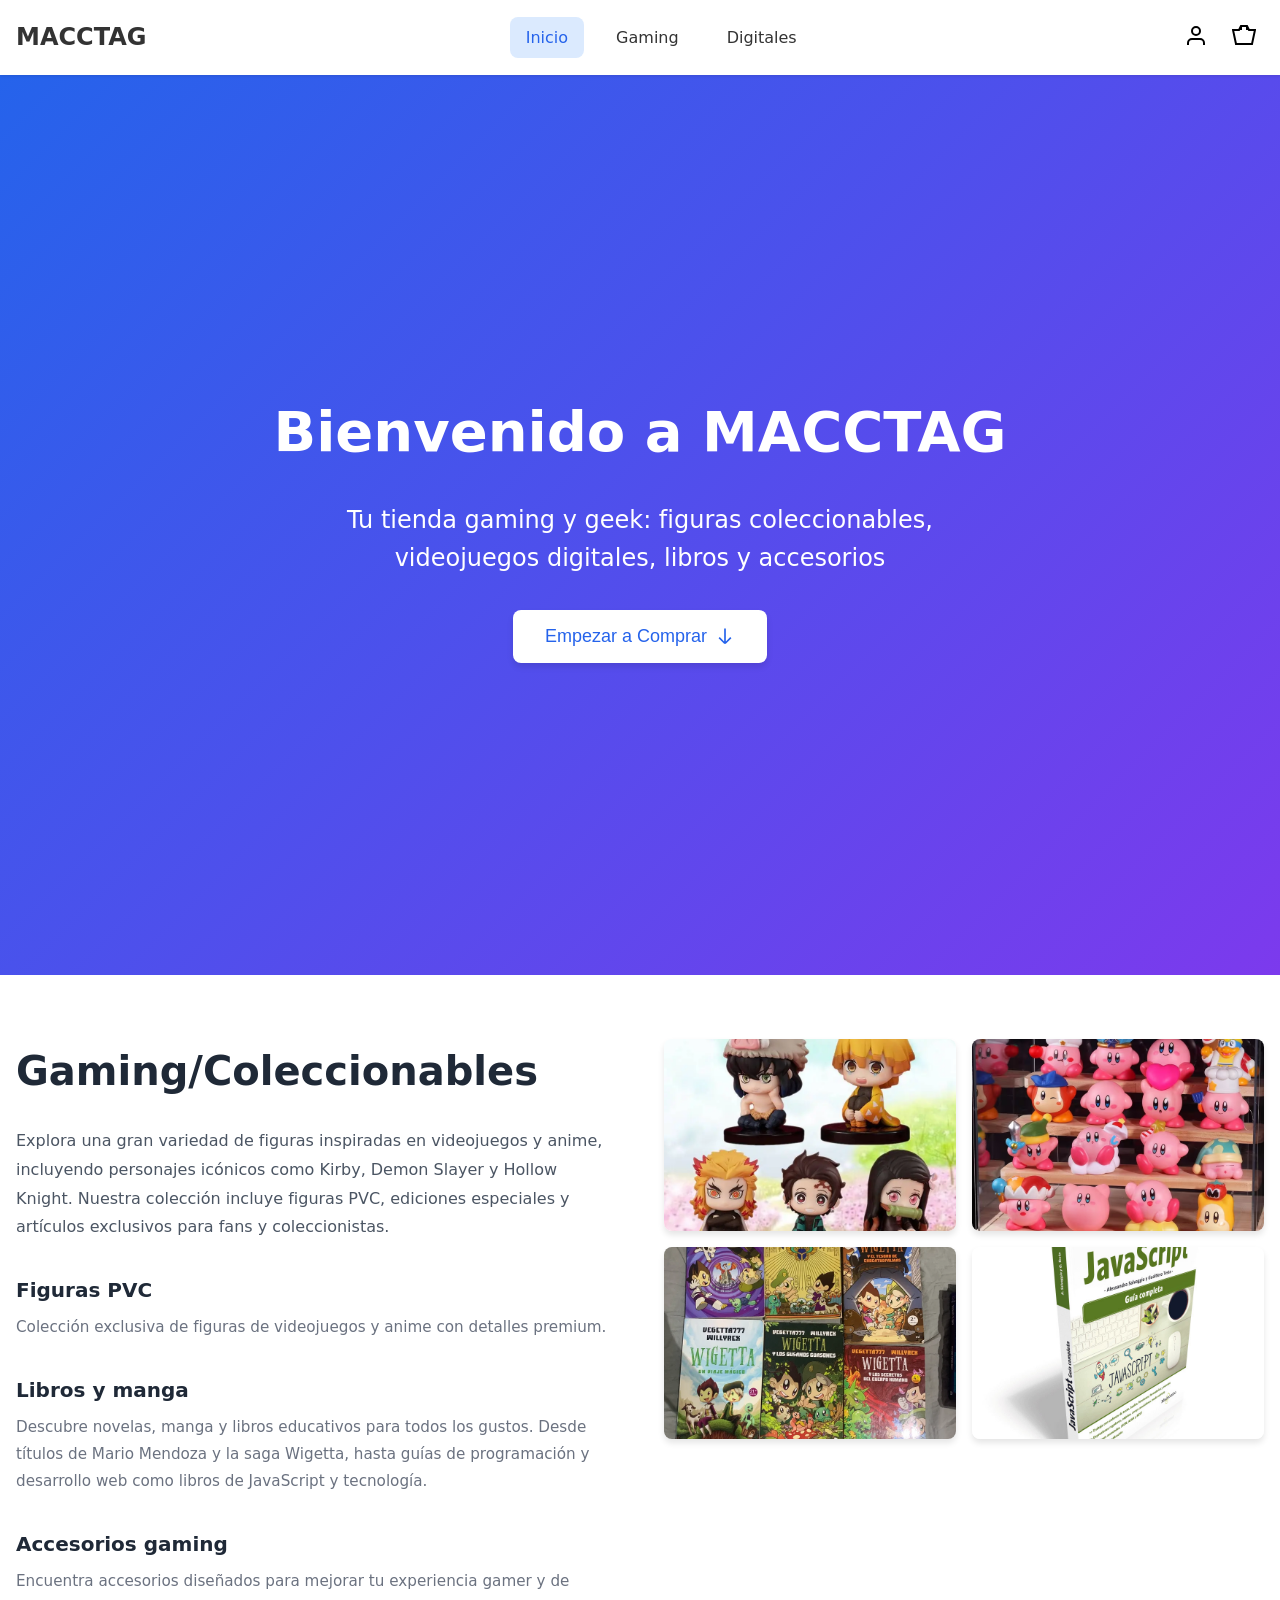
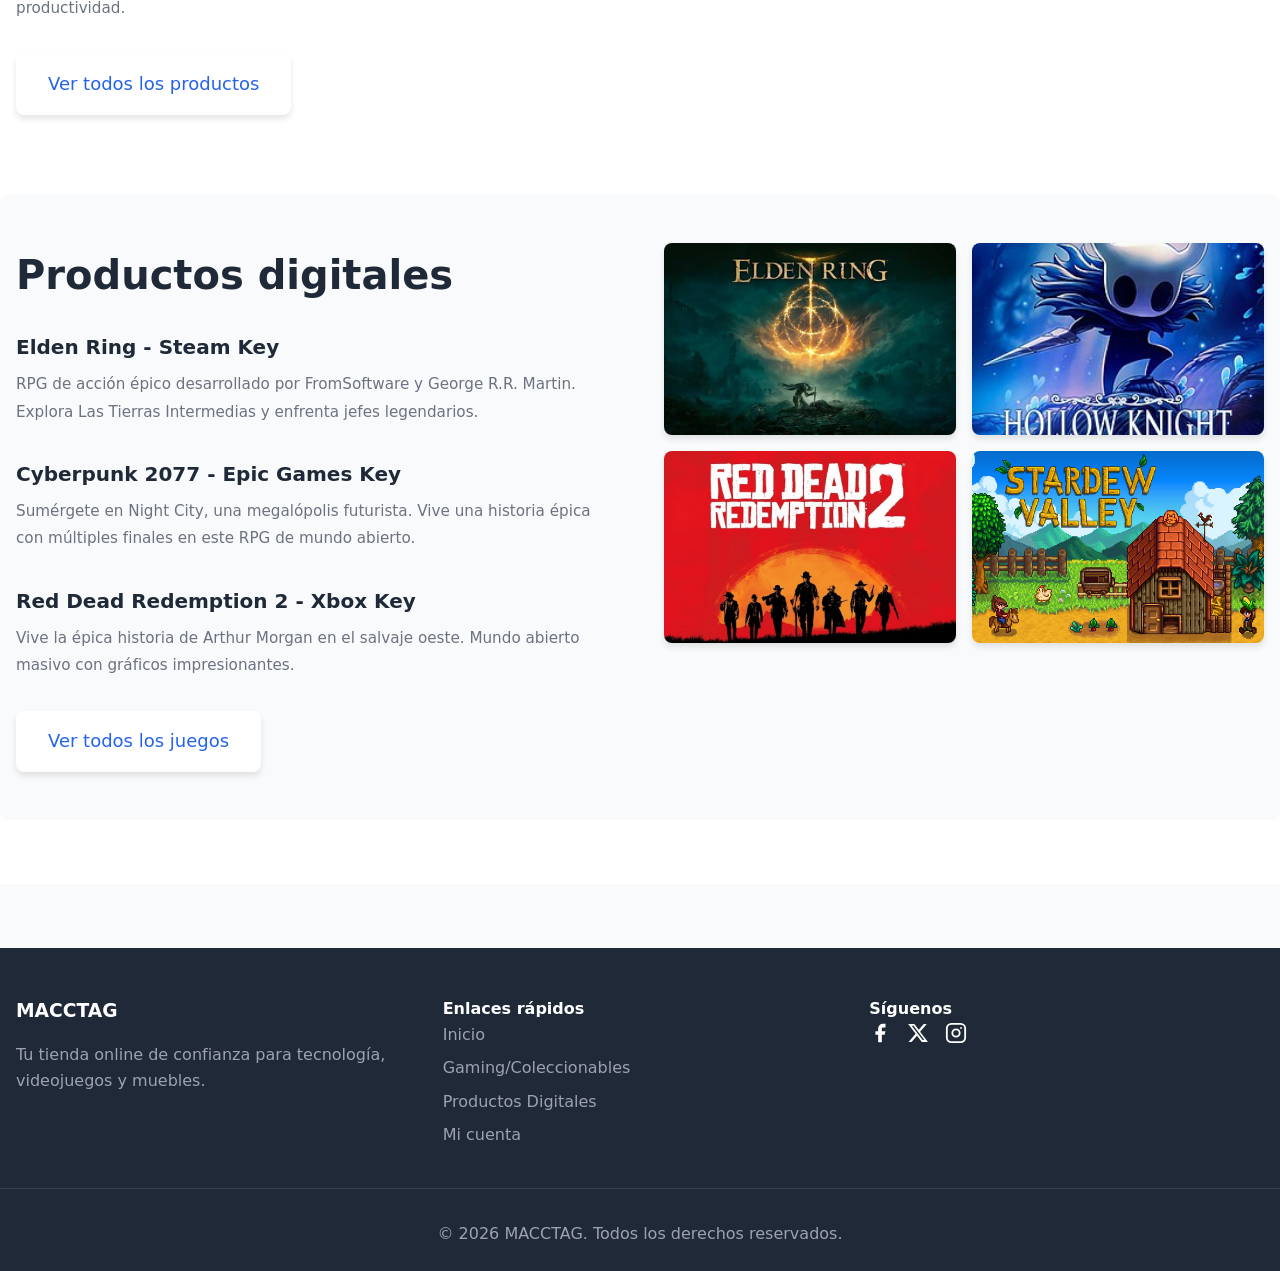
<file: index.html>
<!DOCTYPE html>
<html lang="es">
<head>
    <meta charset="UTF-8">
    <meta name="viewport" content="width=device-width, initial-scale=1.0">
    <title>MACCTAG - Tu tienda gaming y geek</title>
    <link rel="stylesheet" href="css/styles.css">
</head>
<body>
    <!-- Header -->
    <header>
        <div class="header-container">
            <a href="index.html" class="logo">MACCTAG</a>
            <nav>
                <a href="index.html" class="active">Inicio</a>
                <a href="gaming-coleccionables.html">Gaming</a>
                <a href="productos-digitales.html">Digitales</a>
            </nav>
            <div class="user-actions">
                <button class="icon-btn" onclick="window.location.href='login.html'">
                    <svg width="24" height="24" fill="none" stroke="currentColor" stroke-width="2" viewBox="0 0 24 24">
                        <path d="M20 21v-2a4 4 0 0 0-4-4H8a4 4 0 0 0-4 4v2"></path>
                        <circle cx="12" cy="7" r="4"></circle>
                    </svg>
                </button>
                <button class="icon-btn" onclick="window.location.href='carrito.html'">
                    <svg width="24" height="24" fill="none" stroke="currentColor" stroke-width="2" viewBox="0 0 24 24">
                        <path d="M9 2L7 6H1L4 20H20L23 6H17L15 2H9Z"></path>
                        <path d="M9 6V3M15 6V3"></path>
                    </svg>
                    <span class="cart-badge" style="display: none;">0</span>
                </button>
            </div>
        </div>
    </header>

    <!-- Hero Banner -->
    <section class="hero">
        <div class="hero-content">
            <h1>Bienvenido a MACCTAG</h1>
            <p>Tu tienda gaming y geek: figuras coleccionables, videojuegos digitales, libros y accesorios</p>
            <button class="btn-primary" onclick="document.querySelector('.categories').scrollIntoView({behavior: 'smooth'})">
                Empezar a Comprar
                <svg width="20" height="20" fill="none" stroke="currentColor" stroke-width="2" viewBox="0 0 24 24">
                    <path d="M19 14l-7 7m0 0l-7-7m7 7V3"></path>
                </svg>
            </button>
        </div>
    </section>

    <!-- Categories Section -->
    <section class="categories">
        <div class="container">
            <!-- Gaming/Coleccionables -->
            <div class="category-section">
                <div class="category-grid">
                    <div class="category-content">
                        <h2>Gaming/Coleccionables</h2>
                        <p>Explora una gran variedad de figuras inspiradas en videojuegos y anime, incluyendo personajes icónicos como Kirby, Demon Slayer y Hollow Knight. Nuestra colección incluye figuras PVC, ediciones especiales y artículos exclusivos para fans y coleccionistas.</p>
                        
                        <div class="category-features">
                            <div class="feature">
                                <h3>Figuras PVC</h3>
                                <p>Colección exclusiva de figuras de videojuegos y anime con detalles premium.</p>
                            </div>
                            
                            <div class="feature">
                                <h3>Libros y manga</h3>
                                <p>Descubre novelas, manga y libros educativos para todos los gustos. Desde títulos de Mario Mendoza y la saga Wigetta, hasta guías de programación y desarrollo web como libros de JavaScript y tecnología.</p>
                            </div>
                            
                            <div class="feature">
                                <h3>Accesorios gaming</h3>
                                <p>Encuentra accesorios diseñados para mejorar tu experiencia gamer y de productividad.</p>
                            </div>
                        </div>

                        <a href="gaming-coleccionables.html" class="btn-primary">Ver todos los productos</a>
                    </div>

                    <div class="image-grid">
                        <img src="images/image-6.png" alt="Figuras Demon Slayer">
                        <img src="images/image-10.png" alt="Figuras Kirby">
                        <img src="images/image-7.png" alt="Libros Wigetta">
                        <img src="images/image-8.png" alt="Libro JavaScript">
                    </div>
                </div>
            </div>

            <!-- Productos Digitales -->
            <div class="category-section category-alt">
                <div class="category-grid">
                    <div class="category-content">
                        <h2>Productos digitales</h2>
                        
                        <div class="category-features">
                            <div class="feature">
                                <h3>Elden Ring - Steam Key</h3>
                                <p>RPG de acción épico desarrollado por FromSoftware y George R.R. Martin. Explora Las Tierras Intermedias y enfrenta jefes legendarios.</p>
                            </div>
                            
                            <div class="feature">
                                <h3>Cyberpunk 2077 - Epic Games Key</h3>
                                <p>Sumérgete en Night City, una megalópolis futurista. Vive una historia épica con múltiples finales en este RPG de mundo abierto.</p>
                            </div>
                            
                            <div class="feature">
                                <h3>Red Dead Redemption 2 - Xbox Key</h3>
                                <p>Vive la épica historia de Arthur Morgan en el salvaje oeste. Mundo abierto masivo con gráficos impresionantes.</p>
                            </div>
                        </div>

                        <a href="productos-digitales.html" class="btn-primary">Ver todos los juegos</a>
                    </div>

                    <div class="image-grid">
                        <img src="images/image-4.png" alt="Elden Ring">
                        <img src="images/image-2.png" alt="Hollow Knight">
                        <img src="images/image-3.png" alt="Red Dead Redemption 2">
                        <img src="images/image-1.png" alt="Stardew Valley">
                    </div>
                </div>
            </div>
        </div>
    </section>

    <!-- Footer -->
    <footer>
        <div class="footer-grid">
            <div class="footer-section">
                <h3>MACCTAG</h3>
                <p style="color: #9ca3af;">Tu tienda online de confianza para tecnología, videojuegos y muebles.</p>
            </div>
            <div class="footer-section">
                <h4>Enlaces rápidos</h4>
                <ul>
                    <li><a href="index.html">Inicio</a></li>
                    <li><a href="gaming-coleccionables.html">Gaming/Coleccionables</a></li>
                    <li><a href="productos-digitales.html">Productos Digitales</a></li>
                    <li><a href="login.html">Mi cuenta</a></li>
                </ul>
            </div>
            <div class="footer-section">
                <h4>Síguenos</h4>
                <div style="display: flex; gap: 1rem; align-items: center;">
                    <a href="https://www.facebook.com" target="_blank" rel="noopener" title="Facebook" style="color: inherit;">
                      <svg width="22" height="22" fill="currentColor" viewBox="0 0 24 24"><path d="M18 2h-3a5 5 0 0 0-5 5v3H7v4h3v8h4v-8h3l1-4h-4V7a1 1 0 0 1 1-1h3z"/></svg>
                    </a>
                    <a href="https://x.com/" target="_blank" rel="noopener" title="X" style="color: inherit;">
                      <svg width="22" height="22" fill="currentColor" viewBox="0 0 24 24"><path d="M18.244 2.25h3.308l-7.227 8.26 8.502 11.24H16.17l-5.214-6.817L4.99 21.75H1.68l7.73-8.835L1.254 2.25H8.08l4.713 6.231zm-1.161 17.52h1.833L7.084 4.126H5.117z"/></svg>
                    </a>
                    <a href="https://www.instagram.com" target="_blank" rel="noopener" title="Instagram" style="color: inherit;">
                      <svg width="22" height="22" fill="none" stroke="currentColor" stroke-width="2" viewBox="0 0 24 24"><rect x="2" y="2" width="20" height="20" rx="5" ry="5"/><circle cx="12" cy="12" r="4"/><circle cx="17.5" cy="6.5" r="1" fill="currentColor" stroke="none"/></svg>
                    </a>
                </div>
            </div>
        </div>
        <div class="footer-bottom">
            <p>&copy; 2026 MACCTAG. Todos los derechos reservados.</p>
        </div>
    </footer>

    <script src="products.js"></script>
    <script src="cart.js"></script>
</body>
</html>
</file>
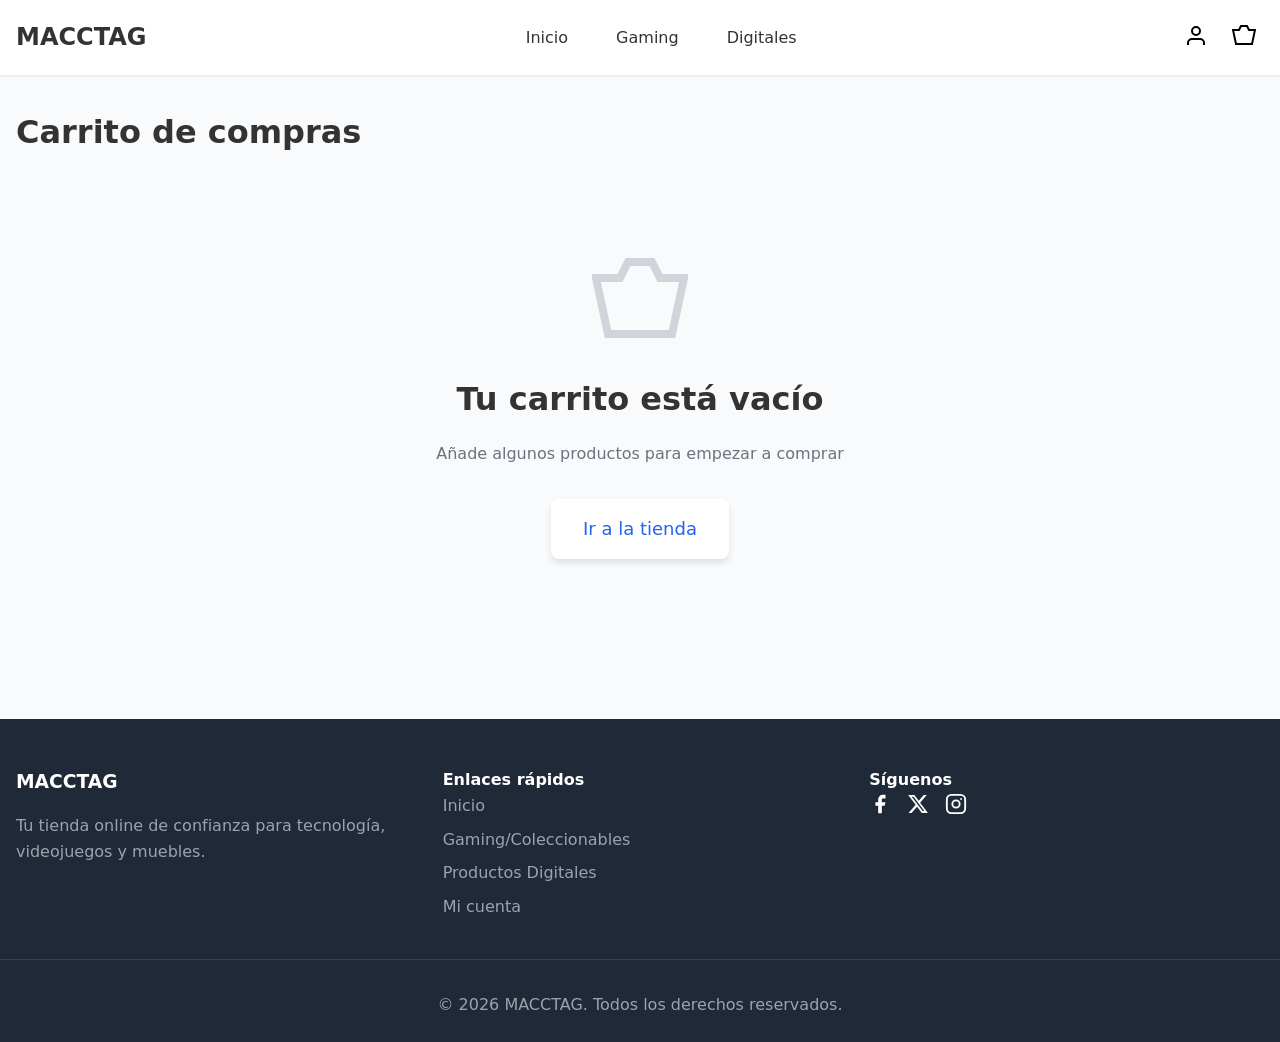
<file: carrito.html>
<!DOCTYPE html>
<html lang="es">
<head>
    <meta charset="UTF-8">
    <meta name="viewport" content="width=device-width, initial-scale=1.0">
    <title>Carrito de Compras - MACCTAG</title>
    <link rel="stylesheet" href="css/styles.css">
</head>
<body>
    <header>
        <div class="header-container">
            <a href="index.html" class="logo">MACCTAG</a>
            <nav>
                <a href="index.html">Inicio</a>
                <a href="gaming-coleccionables.html">Gaming</a>
                <a href="productos-digitales.html">Digitales</a>
            </nav>
            <div class="user-actions">
                <button class="icon-btn" onclick="window.location.href='login.html'">
                    <svg width="24" height="24" fill="none" stroke="currentColor" stroke-width="2" viewBox="0 0 24 24">
                        <path d="M20 21v-2a4 4 0 0 0-4-4H8a4 4 0 0 0-4 4v2"></path>
                        <circle cx="12" cy="7" r="4"></circle>
                    </svg>
                </button>
                <button class="icon-btn" onclick="window.location.href='carrito.html'">
                    <svg width="24" height="24" fill="none" stroke="currentColor" stroke-width="2" viewBox="0 0 24 24">
                        <path d="M9 2L7 6H1L4 20H20L23 6H17L15 2H9Z"></path>
                    </svg>
                    <span class="cart-badge" style="display: none;">0</span>
                </button>
            </div>
        </div>
    </header>

    <div class="cart-container">
        <h1 style="margin-bottom: 2rem;">Carrito de compras</h1>
        <div id="cartContent"></div>
    </div>

    <footer>
        <div class="footer-grid">
            <div class="footer-section">
                <h3>MACCTAG</h3>
                <p style="color: #9ca3af;">Tu tienda online de confianza para tecnología, videojuegos y muebles.</p>
            </div>
            <div class="footer-section">
                <h4>Enlaces rápidos</h4>
                <ul>
                    <li><a href="index.html">Inicio</a></li>
                    <li><a href="gaming-coleccionables.html">Gaming/Coleccionables</a></li>
                    <li><a href="productos-digitales.html">Productos Digitales</a></li>
                    <li><a href="login.html">Mi cuenta</a></li>
                </ul>
            </div>
            <div class="footer-section">
                <h4>Síguenos</h4>
                <div style="display: flex; gap: 1rem; align-items: center;">
                    <a href="https://www.facebook.com" target="_blank" rel="noopener" title="Facebook" style="color: inherit;">
                      <svg width="22" height="22" fill="currentColor" viewBox="0 0 24 24"><path d="M18 2h-3a5 5 0 0 0-5 5v3H7v4h3v8h4v-8h3l1-4h-4V7a1 1 0 0 1 1-1h3z"/></svg>
                    </a>
                    <a href="https://x.com/" target="_blank" rel="noopener" title="X" style="color: inherit;">
                      <svg width="22" height="22" fill="currentColor" viewBox="0 0 24 24"><path d="M18.244 2.25h3.308l-7.227 8.26 8.502 11.24H16.17l-5.214-6.817L4.99 21.75H1.68l7.73-8.835L1.254 2.25H8.08l4.713 6.231zm-1.161 17.52h1.833L7.084 4.126H5.117z"/></svg>
                    </a>
                    <a href="https://www.instagram.com" target="_blank" rel="noopener" title="Instagram" style="color: inherit;">
                      <svg width="22" height="22" fill="none" stroke="currentColor" stroke-width="2" viewBox="0 0 24 24"><rect x="2" y="2" width="20" height="20" rx="5" ry="5"/><circle cx="12" cy="12" r="4"/><circle cx="17.5" cy="6.5" r="1" fill="currentColor" stroke="none"/></svg>
                    </a>
                </div>
            </div>
        </div>
        <div class="footer-bottom">
            <p>&copy; 2026 MACCTAG. Todos los derechos reservados.</p>
        </div>
    </footer>

    <script src="products.js"></script>
    <script src="cart.js"></script>
    <script>
        function renderCart() {
            const content = document.getElementById('cartContent');
            
            if (cart.length === 0) {
                content.innerHTML = `
                    <div class="empty-cart">
                        <svg fill="none" stroke="currentColor" stroke-width="2" viewBox="0 0 24 24">
                            <path d="M9 2L7 6H1L4 20H20L23 6H17L15 2H9Z"></path>
                        </svg>
                        <h2 style="font-size: 2rem; margin-bottom: 1rem;">Tu carrito está vacío</h2>
                        <p style="color: #6b7280; margin-bottom: 2rem;">Añade algunos productos para empezar a comprar</p>
                        <a href="index.html" class="btn-primary">Ir a la tienda</a>
                    </div>
                `;
                return;
            }

            const cartItems = cart.map(item => {
                const product = products.find(p => p.id === item.productId);
                return { ...item, product };
            }).filter(item => item.product);

            const subtotal = cartItems.reduce((sum, item) => sum + item.product.price * item.quantity, 0);
            const shipping = subtotal > 200000 ? 0 : 15000;
            const total = subtotal + shipping;

            let itemsHTML = '';
            cartItems.forEach(item => {
                itemsHTML += `
                    <div class="cart-item">
                        <a href="producto.html?id=${item.product.id}">
                            <img src="${item.product.image}" alt="${item.product.name}" class="cart-item-image">
                        </a>
                        <div class="cart-item-info">
                            <a href="producto.html?id=${item.product.id}" style="text-decoration: none; color: inherit;">
                                <h3>${item.product.name}</h3>
                            </a>
                            <p style="color: #2563eb; font-size: 1.25rem; margin: 0.5rem 0;">${formatCurrency(item.product.price)}</p>
                            <div class="quantity-controls">
                                <button class="quantity-btn" onclick="updateQuantity(${item.product.id}, ${item.quantity - 1})">
                                    <svg width="16" height="16" fill="none" stroke="currentColor" stroke-width="2" viewBox="0 0 24 24">
                                        <path d="M5 12h14"></path>
                                    </svg>
                                </button>
                                <span style="padding: 0 1rem;">${item.quantity}</span>
                                <button class="quantity-btn" onclick="updateQuantity(${item.product.id}, ${item.quantity + 1})">
                                    <svg width="16" height="16" fill="none" stroke="currentColor" stroke-width="2" viewBox="0 0 24 24">
                                        <path d="M12 5v14M5 12h14"></path>
                                    </svg>
                                </button>
                                <button class="btn-remove" onclick="removeFromCart(${item.product.id})">
                                    <svg width="20" height="20" fill="none" stroke="currentColor" stroke-width="2" viewBox="0 0 24 24">
                                        <path d="M3 6h18M8 6V4a2 2 0 0 1 2-2h4a2 2 0 0 1 2 2v2m3 0v14a2 2 0 0 1-2 2H7a2 2 0 0 1-2-2V6h14z"></path>
                                    </svg>
                                </button>
                            </div>
                        </div>
                        <div>
                            <p style="font-size: 1.25rem; font-weight: 600;">${formatCurrency(item.product.price * item.quantity)}</p>
                        </div>
                    </div>
                `;
            });

            content.innerHTML = `
                <div class="cart-grid">
                    <div>
                        <div class="cart-items">
                            ${itemsHTML}
                        </div>
                        <button onclick="cart = []; localStorage.setItem('cart', '[]'); renderCart(); updateCartBadge();" 
                                style="margin-top: 1rem; background: none; border: none; color: #dc2626; cursor: pointer;">
                            Vaciar carrito
                        </button>
                    </div>
                    <div class="cart-summary">
                        <h2 style="font-size: 1.5rem; margin-bottom: 1.5rem;">Resumen del pedido</h2>
                        <div class="summary-row">
                            <span>Subtotal</span>
                            <span>${formatCurrency(subtotal)}</span>
                        </div>
                        <div class="summary-row">
                            <span>Envío</span>
                            <span>${shipping === 0 ? 'Gratis' : formatCurrency(shipping)}</span>
                        </div>
                        ${shipping === 0 ? '<p style="font-size: 0.875rem; color: #059669; margin: 0.5rem 0;">¡Envío gratis por compras mayores a $200,000!</p>' : ''}
                        <div class="summary-total">
                            <span>Total</span>
                            <span style="color: #2563eb;">${formatCurrency(total)}</span>
                        </div>
                        <button class="btn-checkout" onclick="alert('Funcionalidad de pago no implementada en esta demo')">
                            Proceder al pago
                        </button>
                        <a href="index.html" style="display: block; text-align: center; margin-top: 1rem; color: #2563eb; text-decoration: none;">
                            Continuar comprando
                        </a>
                    </div>
                </div>
            `;
        }

        renderCart();
    </script>
</body>
</html>
</file>
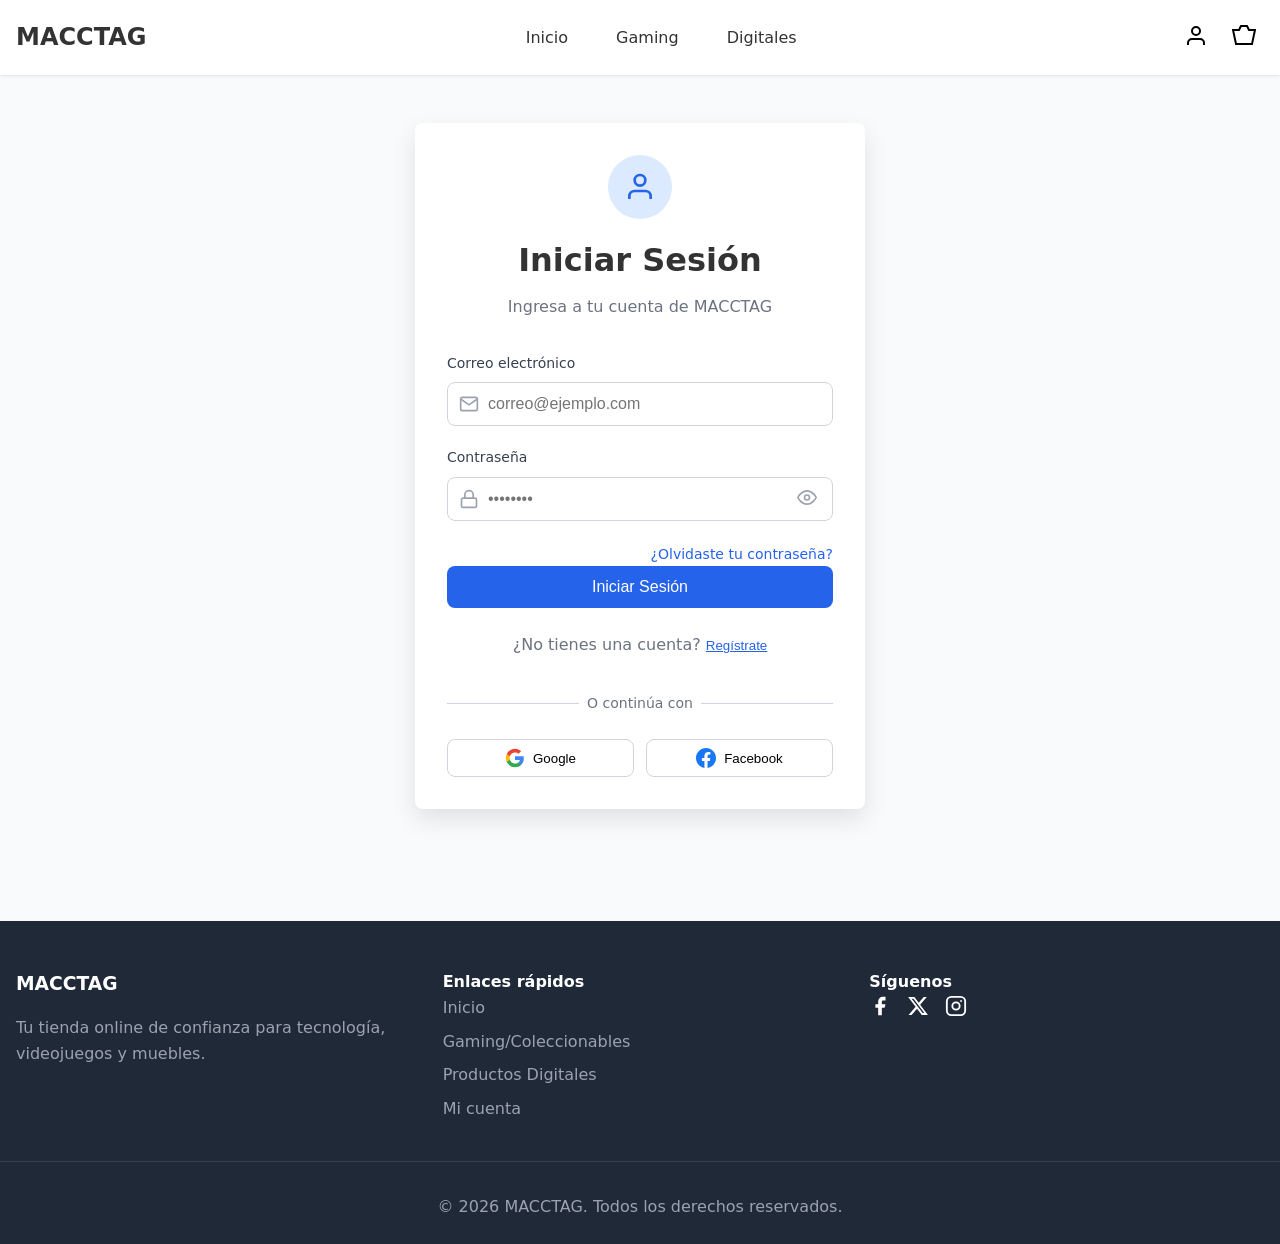
<file: login.html>
<!DOCTYPE html>
<html lang="es">
<head>
    <meta charset="UTF-8">
    <meta name="viewport" content="width=device-width, initial-scale=1.0">
    <title>Iniciar Sesión - MACCTAG</title>
    <link rel="stylesheet" href="css/styles.css">
    <style>
        .login-container {
            min-height: calc(100vh - 200px);
            display: flex;
            align-items: center;
            justify-content: center;
            padding: 3rem 1rem;
        }
        .login-box {
            background: white;
            border-radius: 0.5rem;
            box-shadow: 0 10px 25px rgba(0,0,0,0.1);
            padding: 2rem;
            width: 100%;
            max-width: 450px;
        }
        .login-header {
            text-align: center;
            margin-bottom: 2rem;
        }
        .user-icon {
            display: inline-flex;
            align-items: center;
            justify-content: center;
            width: 64px;
            height: 64px;
            background: #dbeafe;
            border-radius: 50%;
            margin-bottom: 1rem;
        }
        .login-header h2 {
            font-size: 2rem;
            margin-bottom: 0.5rem;
        }
        .login-header p {
            color: #6b7280;
        }
        .form-group {
            margin-bottom: 1.25rem;
        }
        .form-group label {
            display: block;
            font-size: 0.875rem;
            margin-bottom: 0.5rem;
            color: #374151;
        }
        .input-wrapper {
            position: relative;
        }
        .input-icon {
            position: absolute;
            left: 0.75rem;
            top: 50%;
            transform: translateY(-50%);
            color: #9ca3af;
        }
        .form-input {
            width: 100%;
            padding: 0.75rem 0.75rem 0.75rem 2.5rem;
            border: 1px solid #d1d5db;
            border-radius: 0.5rem;
            font-size: 1rem;
            transition: all 0.3s;
        }
        .form-input:focus {
            outline: none;
            border-color: #2563eb;
            box-shadow: 0 0 0 3px rgba(37, 99, 235, 0.1);
        }
        .toggle-password {
            position: absolute;
            right: 0.75rem;
            top: 50%;
            transform: translateY(-50%);
            background: none;
            border: none;
            color: #9ca3af;
            cursor: pointer;
            padding: 0.25rem;
        }
        .forgot-password {
            text-align: right;
        }
        .forgot-password a {
            font-size: 0.875rem;
            color: #2563eb;
            text-decoration: none;
        }
        .forgot-password a:hover {
            text-decoration: underline;
        }
        .btn-login {
            width: 100%;
            padding: 0.75rem;
            background: #2563eb;
            color: white;
            border: none;
            border-radius: 0.5rem;
            font-size: 1rem;
            cursor: pointer;
            transition: background 0.3s;
        }
        .btn-login:hover {
            background: #1d4ed8;
        }
        .toggle-form {
            text-align: center;
            margin-top: 1.5rem;
            color: #6b7280;
        }
        .toggle-form button {
            background: none;
            border: none;
            color: #2563eb;
            cursor: pointer;
            text-decoration: underline;
        }
        .social-login {
            margin-top: 2rem;
        }
        .divider {
            position: relative;
            text-align: center;
            margin: 1.5rem 0;
        }
        .divider::before {
            content: '';
            position: absolute;
            left: 0;
            right: 0;
            top: 50%;
            height: 1px;
            background: #d1d5db;
        }
        .divider span {
            position: relative;
            background: white;
            padding: 0 0.5rem;
            color: #6b7280;
            font-size: 0.875rem;
        }
        .social-buttons {
            display: grid;
            grid-template-columns: 1fr 1fr;
            gap: 0.75rem;
        }
        .btn-social {
            display: flex;
            align-items: center;
            justify-content: center;
            gap: 0.5rem;
            padding: 0.5rem;
            border: 1px solid #d1d5db;
            border-radius: 0.5rem;
            background: white;
            cursor: pointer;
            transition: all 0.3s;
        }
        .btn-social:hover {
            background: #f3f4f6;
            border-color: #2563eb;
        }
    </style>
</head>
<body>
    <header>
        <div class="header-container">
            <a href="index.html" class="logo">MACCTAG</a>
            <nav>
                <a href="index.html">Inicio</a>
                <a href="gaming-coleccionables.html">Gaming</a>
                <a href="productos-digitales.html">Digitales</a>
            </nav>
            <div class="user-actions">
                <button class="icon-btn" onclick="window.location.href='login.html'">
                    <svg width="24" height="24" fill="none" stroke="currentColor" stroke-width="2" viewBox="0 0 24 24">
                        <path d="M20 21v-2a4 4 0 0 0-4-4H8a4 4 0 0 0-4 4v2"></path>
                        <circle cx="12" cy="7" r="4"></circle>
                    </svg>
                </button>
                <button class="icon-btn" onclick="window.location.href='carrito.html'">
                    <svg width="24" height="24" fill="none" stroke="currentColor" stroke-width="2" viewBox="0 0 24 24">
                        <path d="M9 2L7 6H1L4 20H20L23 6H17L15 2H9Z"></path>
                    </svg>
                    <span class="cart-badge" style="display: none;">0</span>
                </button>
            </div>
        </div>
    </header>

    <div class="login-container">
        <div class="login-box">
            <div class="login-header">
                <div class="user-icon">
                    <svg width="32" height="32" fill="none" stroke="#2563eb" stroke-width="2" viewBox="0 0 24 24">
                        <path d="M20 21v-2a4 4 0 0 0-4-4H8a4 4 0 0 0-4 4v2"></path>
                        <circle cx="12" cy="7" r="4"></circle>
                    </svg>
                </div>
                <h2 id="formTitle">Iniciar Sesión</h2>
                <p id="formSubtitle">Ingresa a tu cuenta de MACCTAG</p>
            </div>

            <form id="loginForm">
                <div class="form-group" id="nameGroup" style="display: none;">
                    <label>Nombre completo</label>
                    <div class="input-wrapper">
                        <svg class="input-icon" width="20" height="20" fill="none" stroke="currentColor" stroke-width="2" viewBox="0 0 24 24">
                            <path d="M20 21v-2a4 4 0 0 0-4-4H8a4 4 0 0 0-4 4v2"></path>
                            <circle cx="12" cy="7" r="4"></circle>
                        </svg>
                        <input type="text" class="form-input" placeholder="Juan Pérez">
                    </div>
                </div>

                <div class="form-group">
                    <label>Correo electrónico</label>
                    <div class="input-wrapper">
                        <svg class="input-icon" width="20" height="20" fill="none" stroke="currentColor" stroke-width="2" viewBox="0 0 24 24">
                            <path d="M4 4h16c1.1 0 2 .9 2 2v12c0 1.1-.9 2-2 2H4c-1.1 0-2-.9-2-2V6c0-1.1.9-2 2-2z"></path>
                            <polyline points="22,6 12,13 2,6"></polyline>
                        </svg>
                        <input type="email" class="form-input" placeholder="correo@ejemplo.com" required>
                    </div>
                </div>

                <div class="form-group">
                    <label>Contraseña</label>
                    <div class="input-wrapper">
                        <svg class="input-icon" width="20" height="20" fill="none" stroke="currentColor" stroke-width="2" viewBox="0 0 24 24">
                            <rect x="3" y="11" width="18" height="11" rx="2" ry="2"></rect>
                            <path d="M7 11V7a5 5 0 0 1 10 0v4"></path>
                        </svg>
                        <input type="password" id="passwordInput" class="form-input" placeholder="••••••••" required>
                        <button type="button" class="toggle-password" onclick="togglePassword()">
                            <svg id="eyeIcon" width="20" height="20" fill="none" stroke="currentColor" stroke-width="2" viewBox="0 0 24 24">
                                <path d="M1 12s4-8 11-8 11 8 11 8-4 8-11 8-11-8-11-8z"></path>
                                <circle cx="12" cy="12" r="3"></circle>
                            </svg>
                        </button>
                    </div>
                </div>

                <div class="forgot-password" id="forgotPassword">
                    <a href="#">¿Olvidaste tu contraseña?</a>
                </div>

                <button type="submit" class="btn-login" id="submitBtn">Iniciar Sesión</button>
            </form>

            <div class="toggle-form">
                <p id="toggleText">
                    ¿No tienes una cuenta? 
                    <button type="button" onclick="toggleForm()">Regístrate</button>
                </p>
            </div>

            <div class="social-login">
                <div class="divider">
                    <span>O continúa con</span>
                </div>
                <div class="social-buttons">
                    <button class="btn-social">
                        <svg width="20" height="20" viewBox="0 0 24 24">
                            <path fill="#4285F4" d="M22.56 12.25c0-.78-.07-1.53-.2-2.25H12v4.26h5.92c-.26 1.37-1.04 2.53-2.21 3.31v2.77h3.57c2.08-1.92 3.28-4.74 3.28-8.09z"/>
                            <path fill="#34A853" d="M12 23c2.97 0 5.46-.98 7.28-2.66l-3.57-2.77c-.98.66-2.23 1.06-3.71 1.06-2.86 0-5.29-1.93-6.16-4.53H2.18v2.84C3.99 20.53 7.7 23 12 23z"/>
                            <path fill="#FBBC05" d="M5.84 14.09c-.22-.66-.35-1.36-.35-2.09s.13-1.43.35-2.09V7.07H2.18C1.43 8.55 1 10.22 1 12s.43 3.45 1.18 4.93l2.85-2.22.81-.62z"/>
                            <path fill="#EA4335" d="M12 5.38c1.62 0 3.06.56 4.21 1.64l3.15-3.15C17.45 2.09 14.97 1 12 1 7.7 1 3.99 3.47 2.18 7.07l3.66 2.84c.87-2.6 3.3-4.53 6.16-4.53z"/>
                        </svg>
                        Google
                    </button>
                    <button class="btn-social">
                        <svg width="20" height="20" fill="#1877F2" viewBox="0 0 24 24">
                            <path d="M24 12.073c0-6.627-5.373-12-12-12s-12 5.373-12 12c0 5.99 4.388 10.954 10.125 11.854v-8.385H7.078v-3.47h3.047V9.43c0-3.007 1.792-4.669 4.533-4.669 1.312 0 2.686.235 2.686.235v2.953H15.83c-1.491 0-1.956.925-1.956 1.874v2.25h3.328l-.532 3.47h-2.796v8.385C19.612 23.027 24 18.062 24 12.073z"/>
                        </svg>
                        Facebook
                    </button>
                </div>
            </div>
        </div>
    </div>

    <footer>
        <div class="footer-grid">
            <div class="footer-section">
                <h3>MACCTAG</h3>
                <p style="color: #9ca3af;">Tu tienda online de confianza para tecnología, videojuegos y muebles.</p>
            </div>
            <div class="footer-section">
                <h4>Enlaces rápidos</h4>
                <ul>
                    <li><a href="index.html">Inicio</a></li>
                    <li><a href="gaming-coleccionables.html">Gaming/Coleccionables</a></li>
                    <li><a href="productos-digitales.html">Productos Digitales</a></li>
                    <li><a href="login.html">Mi cuenta</a></li>
                </ul>
            </div>
            <div class="footer-section">
                <h4>Síguenos</h4>
                <div style="display: flex; gap: 1rem; align-items: center;">
                    <a href="https://www.facebook.com" target="_blank" rel="noopener" title="Facebook" style="color: inherit;">
                      <svg width="22" height="22" fill="currentColor" viewBox="0 0 24 24"><path d="M18 2h-3a5 5 0 0 0-5 5v3H7v4h3v8h4v-8h3l1-4h-4V7a1 1 0 0 1 1-1h3z"/></svg>
                    </a>
                    <a href="https://x.com/" target="_blank" rel="noopener" title="X" style="color: inherit;">
                      <svg width="22" height="22" fill="currentColor" viewBox="0 0 24 24"><path d="M18.244 2.25h3.308l-7.227 8.26 8.502 11.24H16.17l-5.214-6.817L4.99 21.75H1.68l7.73-8.835L1.254 2.25H8.08l4.713 6.231zm-1.161 17.52h1.833L7.084 4.126H5.117z"/></svg>
                    </a>
                    <a href="https://www.instagram.com" target="_blank" rel="noopener" title="Instagram" style="color: inherit;">
                      <svg width="22" height="22" fill="none" stroke="currentColor" stroke-width="2" viewBox="0 0 24 24"><rect x="2" y="2" width="20" height="20" rx="5" ry="5"/><circle cx="12" cy="12" r="4"/><circle cx="17.5" cy="6.5" r="1" fill="currentColor" stroke="none"/></svg>
                    </a>
                </div>
            </div>
        </div>
        <div class="footer-bottom">
            <p>&copy; 2026 MACCTAG. Todos los derechos reservados.</p>
        </div>
    </footer>

    <script src="cart.js"></script>
    <script>
        let isLogin = true;

        function toggleForm() {
            isLogin = !isLogin;
            const nameGroup = document.getElementById('nameGroup');
            const forgotPassword = document.getElementById('forgotPassword');
            const formTitle = document.getElementById('formTitle');
            const formSubtitle = document.getElementById('formSubtitle');
            const submitBtn = document.getElementById('submitBtn');
            const toggleText = document.getElementById('toggleText');

            if (isLogin) {
                nameGroup.style.display = 'none';
                forgotPassword.style.display = 'block';
                formTitle.textContent = 'Iniciar Sesión';
                formSubtitle.textContent = 'Ingresa a tu cuenta de MACCTAG';
                submitBtn.textContent = 'Iniciar Sesión';
                toggleText.innerHTML = '¿No tienes una cuenta? <button type="button" onclick="toggleForm()">Regístrate</button>';
            } else {
                nameGroup.style.display = 'block';
                forgotPassword.style.display = 'none';
                formTitle.textContent = 'Crear Cuenta';
                formSubtitle.textContent = 'Regístrate para empezar a comprar';
                submitBtn.textContent = 'Crear Cuenta';
                toggleText.innerHTML = '¿Ya tienes una cuenta? <button type="button" onclick="toggleForm()">Inicia sesión</button>';
            }
        }

        function togglePassword() {
            const input = document.getElementById('passwordInput');
            input.type = input.type === 'password' ? 'text' : 'password';
        }

        document.getElementById('loginForm').addEventListener('submit', function(e) {
            e.preventDefault();
            alert('Esta es una demo. La funcionalidad de login/registro no está implementada.');
        });
    </script>
</body>
</html>
</file>
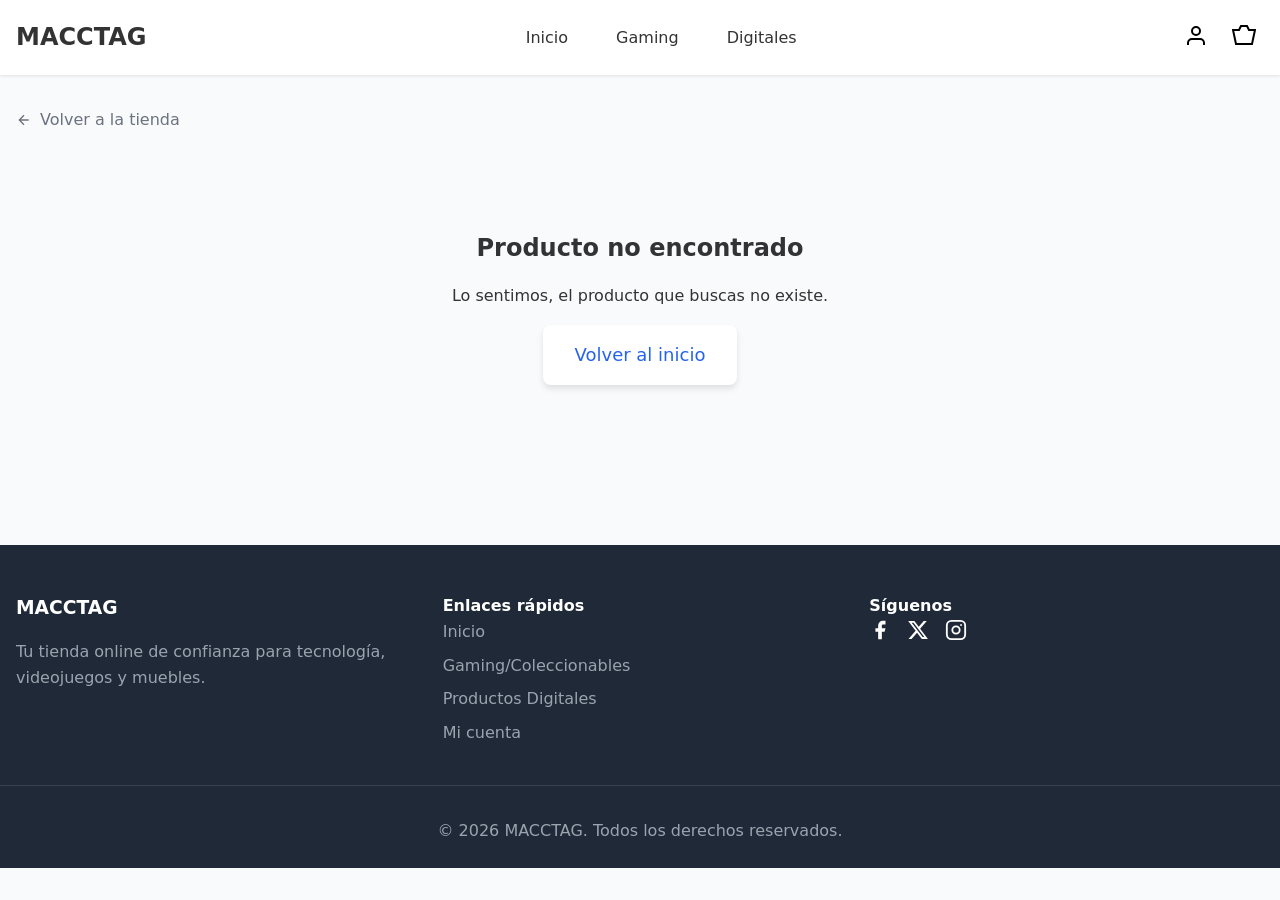
<file: producto.html>
<!DOCTYPE html>
<html lang="es">
<head>
    <meta charset="UTF-8">
    <meta name="viewport" content="width=device-width, initial-scale=1.0">
    <title>Producto - MACCTAG</title>
    <link rel="stylesheet" href="css/styles.css">
    <style>
        .product-detail {
            max-width: 1280px;
            margin: 0 auto;
            padding: 2rem 1rem;
        }
        .back-btn {
            display: inline-flex;
            align-items: center;
            gap: 0.5rem;
            color: #6b7280;
            text-decoration: none;
            margin-bottom: 2rem;
            transition: color 0.3s;
        }
        .back-btn:hover {
            color: #1f2937;
        }
        .product-detail-grid {
            display: grid;
            grid-template-columns: 1fr 1fr;
            gap: 3rem;
        }
        .product-image-large {
            background: white;
            padding: 2rem;
            border-radius: 0.5rem;
            box-shadow: 0 4px 6px rgba(0,0,0,0.1);
        }
        .product-image-large img {
            width: 100%;
            height: auto;
            object-fit: contain;
            border-radius: 0.5rem;
        }
        .product-detail-info {
            display: flex;
            flex-direction: column;
        }
        .product-detail-info h1 {
            font-size: 2.5rem;
            margin-bottom: 1rem;
        }
        .product-badge {
            display: inline-block;
            padding: 0.5rem 1rem;
            background: #dbeafe;
            color: #2563eb;
            border-radius: 9999px;
            font-size: 0.875rem;
            margin-bottom: 1.5rem;
        }
        .product-price-large {
            font-size: 3rem;
            color: #2563eb;
            margin-bottom: 2rem;
        }
        .product-description-section {
            margin-bottom: 2rem;
        }
        .product-description-section h2 {
            font-size: 1.25rem;
            margin-bottom: 0.75rem;
        }
        .product-description-section p {
            color: #4b5563;
            line-height: 1.8;
        }
        .btn-add-large {
            display: flex;
            align-items: center;
            justify-content: center;
            gap: 0.75rem;
            background: #2563eb;
            color: white;
            padding: 1rem 2rem;
            border-radius: 0.5rem;
            border: none;
            cursor: pointer;
            font-size: 1.125rem;
            transition: background 0.3s;
            box-shadow: 0 4px 6px rgba(0,0,0,0.1);
        }
        .btn-add-large:hover {
            background: #1d4ed8;
        }
        .additional-info {
            margin-top: 2rem;
            padding: 1rem;
            background: #f9fafb;
            border-radius: 0.5rem;
        }
        .additional-info h3 {
            margin-bottom: 0.75rem;
        }
        .additional-info ul {
            list-style: none;
            padding: 0;
        }
        .additional-info li {
            color: #6b7280;
            margin-bottom: 0.5rem;
        }
    </style>
</head>
<body>
    <header>
        <div class="header-container">
            <a href="index.html" class="logo">MACCTAG</a>
            <nav>
                <a href="index.html">Inicio</a>
                <a href="gaming-coleccionables.html">Gaming</a>
                <a href="productos-digitales.html">Digitales</a>
            </nav>
            <div class="user-actions">
                <button class="icon-btn" onclick="window.location.href='login.html'">
                    <svg width="24" height="24" fill="none" stroke="currentColor" stroke-width="2" viewBox="0 0 24 24">
                        <path d="M20 21v-2a4 4 0 0 0-4-4H8a4 4 0 0 0-4 4v2"></path>
                        <circle cx="12" cy="7" r="4"></circle>
                    </svg>
                </button>
                <button class="icon-btn" onclick="window.location.href='carrito.html'">
                    <svg width="24" height="24" fill="none" stroke="currentColor" stroke-width="2" viewBox="0 0 24 24">
                        <path d="M9 2L7 6H1L4 20H20L23 6H17L15 2H9Z"></path>
                    </svg>
                    <span class="cart-badge" style="display: none;">0</span>
                </button>
            </div>
        </div>
    </header>

    <div class="product-detail" id="productDetail">
        <a href="javascript:history.back()" class="back-btn">
            <svg width="16" height="16" fill="none" stroke="currentColor" stroke-width="2" viewBox="0 0 24 24">
                <path d="M19 12H5M12 19l-7-7 7-7"></path>
            </svg>
            Volver a la tienda
        </a>
        <div id="productContent"></div>
    </div>

    <footer>
        <div class="footer-grid">
            <div class="footer-section">
                <h3>MACCTAG</h3>
                <p style="color: #9ca3af;">Tu tienda online de confianza para tecnología, videojuegos y muebles.</p>
            </div>
            <div class="footer-section">
                <h4>Enlaces rápidos</h4>
                <ul>
                    <li><a href="index.html">Inicio</a></li>
                    <li><a href="gaming-coleccionables.html">Gaming/Coleccionables</a></li>
                    <li><a href="productos-digitales.html">Productos Digitales</a></li>
                    <li><a href="login.html">Mi cuenta</a></li>
                </ul>
            </div>
            <div class="footer-section">
                <h4>Síguenos</h4>
                <div style="display: flex; gap: 1rem; align-items: center;">
                    <a href="https://www.facebook.com" target="_blank" rel="noopener" title="Facebook" style="color: inherit;">
                      <svg width="22" height="22" fill="currentColor" viewBox="0 0 24 24"><path d="M18 2h-3a5 5 0 0 0-5 5v3H7v4h3v8h4v-8h3l1-4h-4V7a1 1 0 0 1 1-1h3z"/></svg>
                    </a>
                    <a href="https://x.com/" target="_blank" rel="noopener" title="X" style="color: inherit;">
                      <svg width="22" height="22" fill="currentColor" viewBox="0 0 24 24"><path d="M18.244 2.25h3.308l-7.227 8.26 8.502 11.24H16.17l-5.214-6.817L4.99 21.75H1.68l7.73-8.835L1.254 2.25H8.08l4.713 6.231zm-1.161 17.52h1.833L7.084 4.126H5.117z"/></svg>
                    </a>
                    <a href="https://www.instagram.com" target="_blank" rel="noopener" title="Instagram" style="color: inherit;">
                      <svg width="22" height="22" fill="none" stroke="currentColor" stroke-width="2" viewBox="0 0 24 24"><rect x="2" y="2" width="20" height="20" rx="5" ry="5"/><circle cx="12" cy="12" r="4"/><circle cx="17.5" cy="6.5" r="1" fill="currentColor" stroke="none"/></svg>
                    </a>
                </div>
            </div>
        </div>
        <div class="footer-bottom">
            <p>&copy; 2026 MACCTAG. Todos los derechos reservados.</p>
        </div>
    </footer>

    <script src="products.js"></script>
    <script src="cart.js"></script>
    <script>
        const urlParams = new URLSearchParams(window.location.search);
        const productId = parseInt(urlParams.get('id'));
        const product = products.find(p => p.id === productId);
        
        if (product) {
            const categoryLabel = product.category === 'physical' ? 'Producto Físico' : 'Videojuego Digital';
            const additionalInfo = product.category === 'videogame' 
                ? '<li>✓ Entrega instantánea por correo electrónico</li>' 
                : '';
            
            document.getElementById('productContent').innerHTML = `
                <div class="product-detail-grid">
                    <div class="product-image-large">
                        <img src="${product.image}" alt="${product.name}">
                    </div>
                    
                    <div class="product-detail-info">
                        <h1>${product.name}</h1>
                        
                        <span class="product-badge">${categoryLabel}</span>
                        
                        <p class="product-price-large">${formatCurrency(product.price)}</p>
                        
                        <div class="product-description-section">
                            <h2>Descripción</h2>
                            <p>${product.description}</p>
                        </div>
                        
                        <button class="btn-add-large" onclick="addToCart(${product.id})">
                            <svg width="24" height="24" fill="none" stroke="currentColor" stroke-width="2" viewBox="0 0 24 24">
                                <path d="M9 2L7 6H1L4 20H20L23 6H17L15 2H9Z"></path>
                            </svg>
                            Agregar al carrito
                        </button>
                        
                        <div class="additional-info">
                            <h3>Información adicional</h3>
                            <ul>
                                <li>✓ Envío gratis en compras mayores a $200,000</li>
                                <li>✓ Garantía de devolución de 30 días</li>
                                <li>✓ Soporte al cliente 24/7</li>
                                ${additionalInfo}
                            </ul>
                        </div>
                    </div>
                </div>
            `;
            document.title = `${product.name} - MACCTAG`;
        } else {
            document.getElementById('productContent').innerHTML = `
                <div style="text-align: center; padding: 4rem;">
                    <h2>Producto no encontrado</h2>
                    <p style="margin: 1rem 0;">Lo sentimos, el producto que buscas no existe.</p>
                    <a href="index.html" class="btn-primary">Volver al inicio</a>
                </div>
            `;
        }
    </script>
</body>
</html>
</file>
<file: css/styles.css>
* {
  margin: 0;
  padding: 0;
  box-sizing: border-box;
}

body {
  font-family: system-ui, -apple-system, BlinkMacSystemFont, 'Segoe UI', Roboto, sans-serif;
  line-height: 1.6;
  color: #333;
  background-color: #f9fafb;
}

/* Header */
header {
  background: white;
  box-shadow: 0 1px 3px rgba(0,0,0,0.1);
  position: sticky;
  top: 0;
  z-index: 100;
}

.header-container {
  max-width: 1280px;
  margin: 0 auto;
  padding: 1rem;
  display: flex;
  justify-content: space-between;
  align-items: center;
}

.logo {
  font-size: 1.5rem;
  font-weight: bold;
  color: #333;
  text-decoration: none;
}

nav {
  display: flex;
  gap: 1rem;
  align-items: center;
}

nav a {
  padding: 0.5rem 1rem;
  border-radius: 0.5rem;
  text-decoration: none;
  color: #333;
  transition: all 0.3s;
}

nav a:hover, nav a.active {
  background: #dbeafe;
  color: #2563eb;
}

.user-actions {
  display: flex;
  gap: 0.5rem;
  align-items: center;
}

.icon-btn {
  position: relative;
  padding: 0.5rem;
  background: transparent;
  border: none;
  border-radius: 0.5rem;
  cursor: pointer;
  transition: background 0.3s;
}

.icon-btn:hover {
  background: #f3f4f6;
}

.cart-badge {
  position: absolute;
  top: -4px;
  right: -4px;
  background: #2563eb;
  color: white;
  font-size: 0.75rem;
  width: 20px;
  height: 20px;
  border-radius: 50%;
  display: flex;
  align-items: center;
  justify-content: center;
}

/* Hero Banner */
.hero {
  position: relative;
  height: 100vh;
  background: linear-gradient(135deg, #2563eb 0%, #7c3aed 100%);
  display: flex;
  align-items: center;
  justify-content: center;
  color: white;
  text-align: center;
  overflow: hidden;
}

.hero::before {
  content: '';
  position: absolute;
  inset: 0;
  background-image: url('https://images.unsplash.com/photo-1563013544-824ae1b704d3?crop=entropy&cs=tinysrgb&fit=max&fm=jpg&q=80&w=1920');
  background-size: cover;
  background-position: center;
  opacity: 0.2;
}

.hero-content {
  position: relative;
  z-index: 10;
  padding: 2rem;
}

.hero h1 {
  font-size: 3.5rem;
  margin-bottom: 1.5rem;
}

.hero p {
  font-size: 1.5rem;
  margin-bottom: 2rem;
  max-width: 700px;
  margin-left: auto;
  margin-right: auto;
}

.btn-primary {
  background: white;
  color: #2563eb;
  padding: 1rem 2rem;
  border-radius: 0.5rem;
  text-decoration: none;
  font-size: 1.125rem;
  display: inline-flex;
  align-items: center;
  gap: 0.5rem;
  transition: all 0.3s;
  box-shadow: 0 4px 6px rgba(0,0,0,0.1);
  border: none;
  cursor: pointer;
}

.btn-primary:hover {
  background: #f3f4f6;
  transform: translateY(-2px);
  box-shadow: 0 6px 12px rgba(0,0,0,0.15);
}

/* Categories Section */
.categories {
  background: white;
  padding: 4rem 0;
}

.container {
  max-width: 1280px;
  margin: 0 auto;
  padding: 0 1rem;
}

.category-section {
  margin-bottom: 5rem;
}

.category-grid {
  display: grid;
  grid-template-columns: 1fr 1fr;
  gap: 3rem;
  align-items: start;
}

.category-content h2 {
  font-size: 2.5rem;
  margin-bottom: 1.5rem;
  color: #1f2937;
}

.category-content p {
  color: #4b5563;
  line-height: 1.8;
  margin-bottom: 2rem;
}

.category-features {
  margin-bottom: 2rem;
}

.feature {
  margin-bottom: 1.5rem;
}

.feature h3 {
  font-size: 1.25rem;
  margin-bottom: 0.5rem;
  color: #1f2937;
}

.feature p {
  color: #6b7280;
  font-size: 0.95rem;
}

.image-grid {
  display: grid;
  grid-template-columns: 1fr 1fr;
  gap: 1rem;
}

.image-grid img {
  width: 100%;
  height: 192px;
  object-fit: cover;
  border-radius: 0.5rem;
  box-shadow: 0 4px 6px rgba(0,0,0,0.1);
}

.category-alt {
  background: #f9fafb;
  margin: 0 -1rem;
  padding: 3rem 1rem;
  border-radius: 0.5rem;
}

/* Product Grid */
.products-page {
  max-width: 1280px;
  margin: 0 auto;
  padding: 3rem 1rem;
}

.page-header {
  margin-bottom: 3rem;
}

.page-header h1 {
  font-size: 3rem;
  margin-bottom: 1rem;
  color: #1f2937;
}

.page-header p {
  font-size: 1.25rem;
  color: #6b7280;
  max-width: 800px;
}

.product-grid {
  display: grid;
  grid-template-columns: repeat(auto-fill, minmax(300px, 1fr));
  gap: 1.5rem;
}

.product-card {
  background: white;
  border-radius: 0.5rem;
  box-shadow: 0 1px 3px rgba(0,0,0,0.1);
  transition: all 0.3s;
  overflow: hidden;
  text-decoration: none;
  color: inherit;
  display: block;
}

.product-card:hover {
  box-shadow: 0 10px 25px rgba(0,0,0,0.15);
  transform: translateY(-4px);
}

.product-image {
  width: 100%;
  height: 250px;
  object-fit: cover;
}

.product-info {
  padding: 1.5rem;
}

.product-name {
  font-size: 1.125rem;
  margin-bottom: 0.5rem;
  color: #1f2937;
}

.product-price {
  font-size: 1.5rem;
  color: #2563eb;
  margin-bottom: 1rem;
}

.btn-add-cart {
  background: #2563eb;
  color: white;
  padding: 0.75rem 1.5rem;
  border-radius: 0.5rem;
  border: none;
  cursor: pointer;
  display: inline-flex;
  align-items: center;
  gap: 0.5rem;
  transition: background 0.3s;
  width: 100%;
  justify-content: center;
}

.btn-add-cart:hover {
  background: #1d4ed8;
}

/* Footer */
footer {
  background: #1f2937;
  color: white;
  padding: 3rem 0 1.5rem;
  margin-top: 4rem;
}

.footer-grid {
  max-width: 1280px;
  margin: 0 auto;
  padding: 0 1rem;
  display: grid;
  grid-template-columns: repeat(3, 1fr);
  gap: 2rem;
  margin-bottom: 2rem;
}

.footer-section h3 {
  margin-bottom: 1rem;
}

.footer-section ul {
  list-style: none;
}

.footer-section ul li {
  margin-bottom: 0.5rem;
}

.footer-section a {
  color: #9ca3af;
  text-decoration: none;
  transition: color 0.3s;
}

.footer-section a:hover {
  color: white;
}

.footer-bottom {
  border-top: 1px solid #374151;
  padding-top: 2rem;
  text-align: center;
  color: #9ca3af;
}

/* Responsive */
@media (max-width: 768px) {
  .hero h1 {
    font-size: 2rem;
  }

  .hero p {
    font-size: 1.125rem;
  }

  .category-grid {
    grid-template-columns: 1fr;
  }

  .footer-grid {
    grid-template-columns: 1fr;
  }

  nav {
    display: none;
  }

  .product-grid {
    grid-template-columns: 1fr;
  }
}

/* Cart Page */
.cart-container {
  max-width: 1280px;
  margin: 0 auto;
  padding: 2rem 1rem;
}

.cart-grid {
  display: grid;
  grid-template-columns: 2fr 1fr;
  gap: 2rem;
}

.cart-items {
  display: flex;
  flex-direction: column;
  gap: 1rem;
}

.cart-item {
  background: white;
  padding: 1rem;
  border-radius: 0.5rem;
  box-shadow: 0 1px 3px rgba(0,0,0,0.1);
  display: grid;
  grid-template-columns: 100px 1fr auto;
  gap: 1rem;
  align-items: center;
}

.cart-item-image {
  width: 100px;
  height: 100px;
  object-fit: cover;
  border-radius: 0.5rem;
}

.cart-item-info h3 {
  margin-bottom: 0.5rem;
}

.quantity-controls {
  display: flex;
  align-items: center;
  gap: 1rem;
  margin-top: 0.5rem;
}

.quantity-btn {
  background: #f3f4f6;
  border: none;
  width: 32px;
  height: 32px;
  border-radius: 0.375rem;
  cursor: pointer;
  display: flex;
  align-items: center;
  justify-content: center;
}

.quantity-btn:hover {
  background: #e5e7eb;
}

.btn-remove {
  background: none;
  border: none;
  color: #dc2626;
  cursor: pointer;
  padding: 0.5rem;
}

.cart-summary {
  background: white;
  padding: 1.5rem;
  border-radius: 0.5rem;
  box-shadow: 0 4px 6px rgba(0,0,0,0.1);
  position: sticky;
  top: 100px;
  height: fit-content;
}

.summary-row {
  display: flex;
  justify-content: space-between;
  margin-bottom: 0.75rem;
  color: #6b7280;
}

.summary-total {
  border-top: 1px solid #e5e7eb;
  padding-top: 0.75rem;
  margin-top: 0.75rem;
  display: flex;
  justify-content: space-between;
  font-size: 1.25rem;
  font-weight: bold;
}

.btn-checkout {
  width: 100%;
  background: #2563eb;
  color: white;
  padding: 0.75rem;
  border-radius: 0.5rem;
  border: none;
  cursor: pointer;
  margin-top: 1.5rem;
  font-size: 1rem;
}

.btn-checkout:hover {
  background: #1d4ed8;
}

.empty-cart {
  text-align: center;
  padding: 4rem 2rem;
}

.empty-cart svg {
  width: 96px;
  height: 96px;
  color: #d1d5db;
  margin: 0 auto 1rem;
}
</file>
